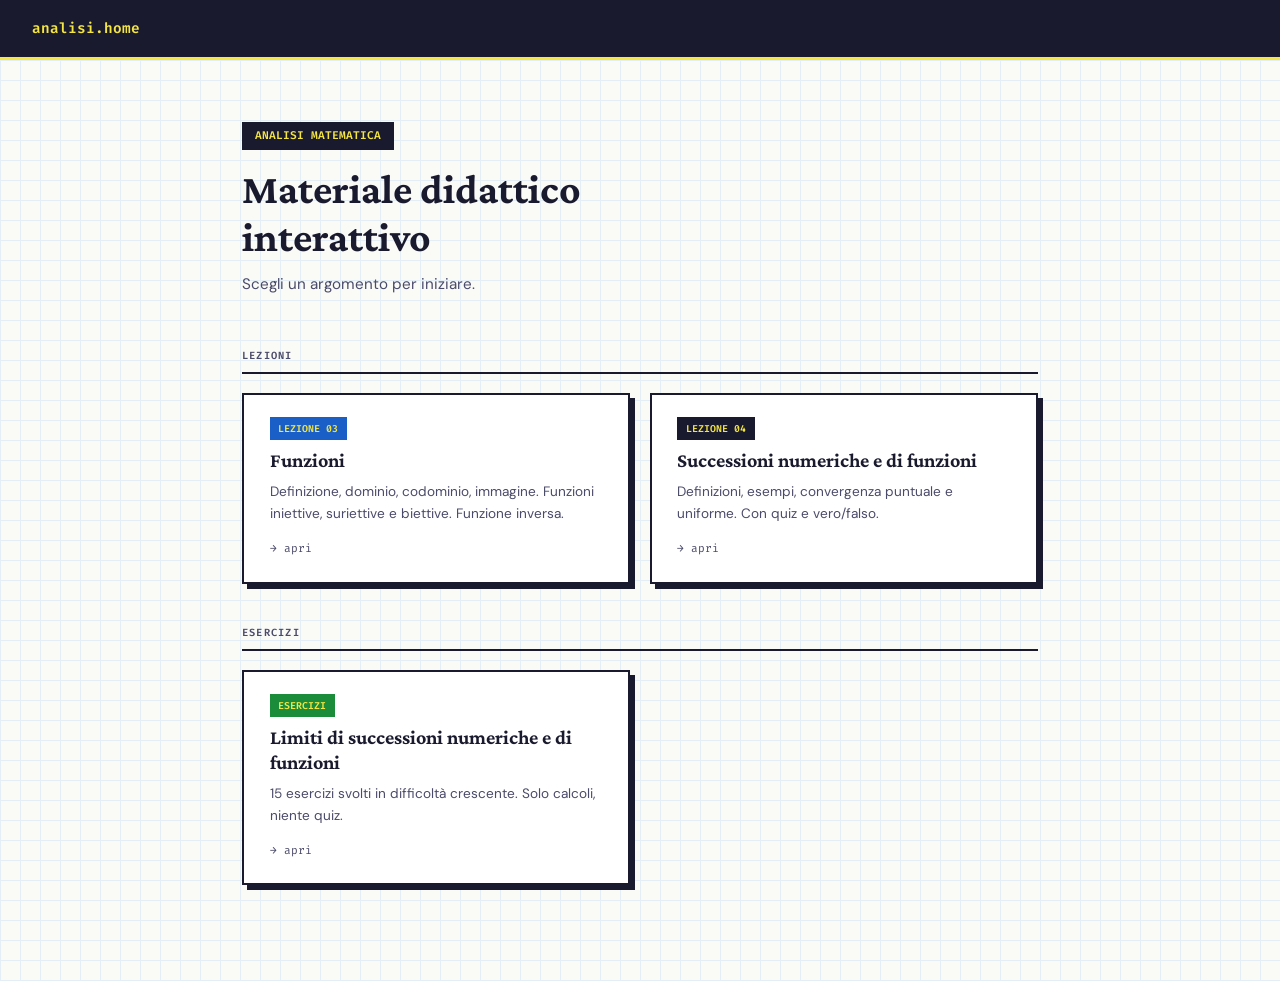
<file: home.html>
<!DOCTYPE html>
<html lang="it">
<head>
<meta charset="UTF-8">
<meta name="viewport" content="width=device-width, initial-scale=1.0">
<title>Analisi — Home</title>
<link href="https://fonts.googleapis.com/css2?family=Crimson+Pro:ital,wght@0,400;0,600;0,700;1,400&family=DM+Sans:wght@300;400;500;600&family=Fira+Code:wght@400;500;600&display=swap" rel="stylesheet">
<style>
:root{--bg:#fafaf7;--ink:#1a1a2e;--ink-soft:#4a4a6a;--yellow:#f5e642;--shadow:5px 5px 0 #1a1a2e;}
*,*::before,*::after{box-sizing:border-box;margin:0;padding:0;}
html{scroll-behavior:smooth;}
body{
  font-family:'DM Sans',sans-serif;font-size:16px;line-height:1.8;color:var(--ink);background:#fafaf7;
  background-image:linear-gradient(#e4eef6 1px,transparent 1px),linear-gradient(90deg,#e4eef6 1px,transparent 1px),linear-gradient(#c8d8e8 1px,transparent 1px),linear-gradient(90deg,#c8d8e8 1px,transparent 1px);
  background-size:20px 20px,20px 20px,100px 100px,100px 100px;
  min-height:100vh;
}
nav{
  position:fixed;top:0;left:0;right:0;height:60px;
  background:var(--ink);display:flex;align-items:center;
  z-index:1000;border-bottom:3px solid var(--yellow);padding:0 2rem;
}
.nav-logo{font-family:'Fira Code',monospace;font-weight:600;color:var(--yellow);font-size:.9rem;}

.home-wrap{
  max-width:860px;margin:0 auto;padding:120px 2rem 6rem;
}

.home-header{
  margin-bottom:3rem;
}
.home-label{
  font-family:'Fira Code',monospace;font-size:.7rem;font-weight:600;
  background:var(--ink);color:var(--yellow);padding:.25rem .8rem;
  display:inline-block;margin-bottom:1rem;
}
.home-title{
  font-family:'Crimson Pro',serif;font-size:2.6rem;font-weight:700;line-height:1.15;
  margin-bottom:.6rem;
}
.home-sub{
  font-size:.95rem;color:var(--ink-soft);
}

.cards-label{
  font-family:'Fira Code',monospace;font-size:.65rem;font-weight:600;
  letter-spacing:.12em;color:var(--ink-soft);
  margin-bottom:1.2rem;border-bottom:2px solid var(--ink);padding-bottom:.4rem;
}

.cards{
  display:grid;
  grid-template-columns:repeat(auto-fill, minmax(260px, 1fr));
  gap:1.2rem;
}

.card{
  background:white;
  border:2px solid var(--ink);
  box-shadow:var(--shadow);
  padding:1.4rem 1.6rem;
  cursor:pointer;
  text-decoration:none;
  color:var(--ink);
  display:flex;flex-direction:column;gap:.5rem;
  transition:transform .12s, box-shadow .12s;
}
.card:hover{
  transform:translate(-2px,-2px);
  box-shadow:7px 7px 0 var(--ink);
}
.card-tag{
  font-family:'Fira Code',monospace;font-size:.62rem;font-weight:600;
  background:var(--ink);color:var(--yellow);
  padding:.15rem .55rem;align-self:flex-start;
}
.card-tag.green{background:#1a8c3a;}
.card-tag.blue{background:#1a5fc8;}
.card-tag.red{background:#c8221a;}
.card-title{
  font-family:'Crimson Pro',serif;font-size:1.25rem;font-weight:700;line-height:1.25;
}
.card-desc{
  font-size:.85rem;color:var(--ink-soft);line-height:1.6;
}
.card-arrow{
  font-family:'Fira Code',monospace;font-size:.7rem;color:var(--ink-soft);
  margin-top:.4rem;
}
</style>
</head>
<body>

<nav>
  <span class="nav-logo">analisi.home</span>
</nav>

<div class="home-wrap">

  <div class="home-header">
    <div class="home-label">ANALISI MATEMATICA</div>
    <div class="home-title">Materiale didattico<br>interattivo</div>
    <div class="home-sub">Scegli un argomento per iniziare.</div>
  </div>

  <div class="cards-label">LEZIONI</div>
  <div class="cards" id="lezioni">

    <a class="card" href="index.html?data=funzioni">
      <span class="card-tag blue">LEZIONE 03</span>
      <div class="card-title">Funzioni</div>
      <div class="card-desc">Definizione, dominio, codominio, immagine. Funzioni iniettive, suriettive e biettive. Funzione inversa.</div>
      <div class="card-arrow">→ apri</div>
    </a>

        <a class="card" href="index.html?data=successioni">
      <span class="card-tag">LEZIONE 04</span>
      <div class="card-title">Successioni numeriche e di funzioni</div>
      <div class="card-desc">Definizioni, esempi, convergenza puntuale e uniforme. Con quiz e vero/falso.</div>
      <div class="card-arrow">→ apri</div>
    </a>

  </div>

  <div class="cards-label" style="margin-top:2.5rem">ESERCIZI</div>
  <div class="cards" id="esercizi">

    <a class="card" href="index.html?data=esercizi_limiti">
      <span class="card-tag green">ESERCIZI</span>
      <div class="card-title">Limiti di successioni numeriche e di funzioni</div>
      <div class="card-desc">15 esercizi svolti in difficoltà crescente. Solo calcoli, niente quiz.</div>
      <div class="card-arrow">→ apri</div>
    </a>

  </div>

</div>

</body>
</html>
</file>
